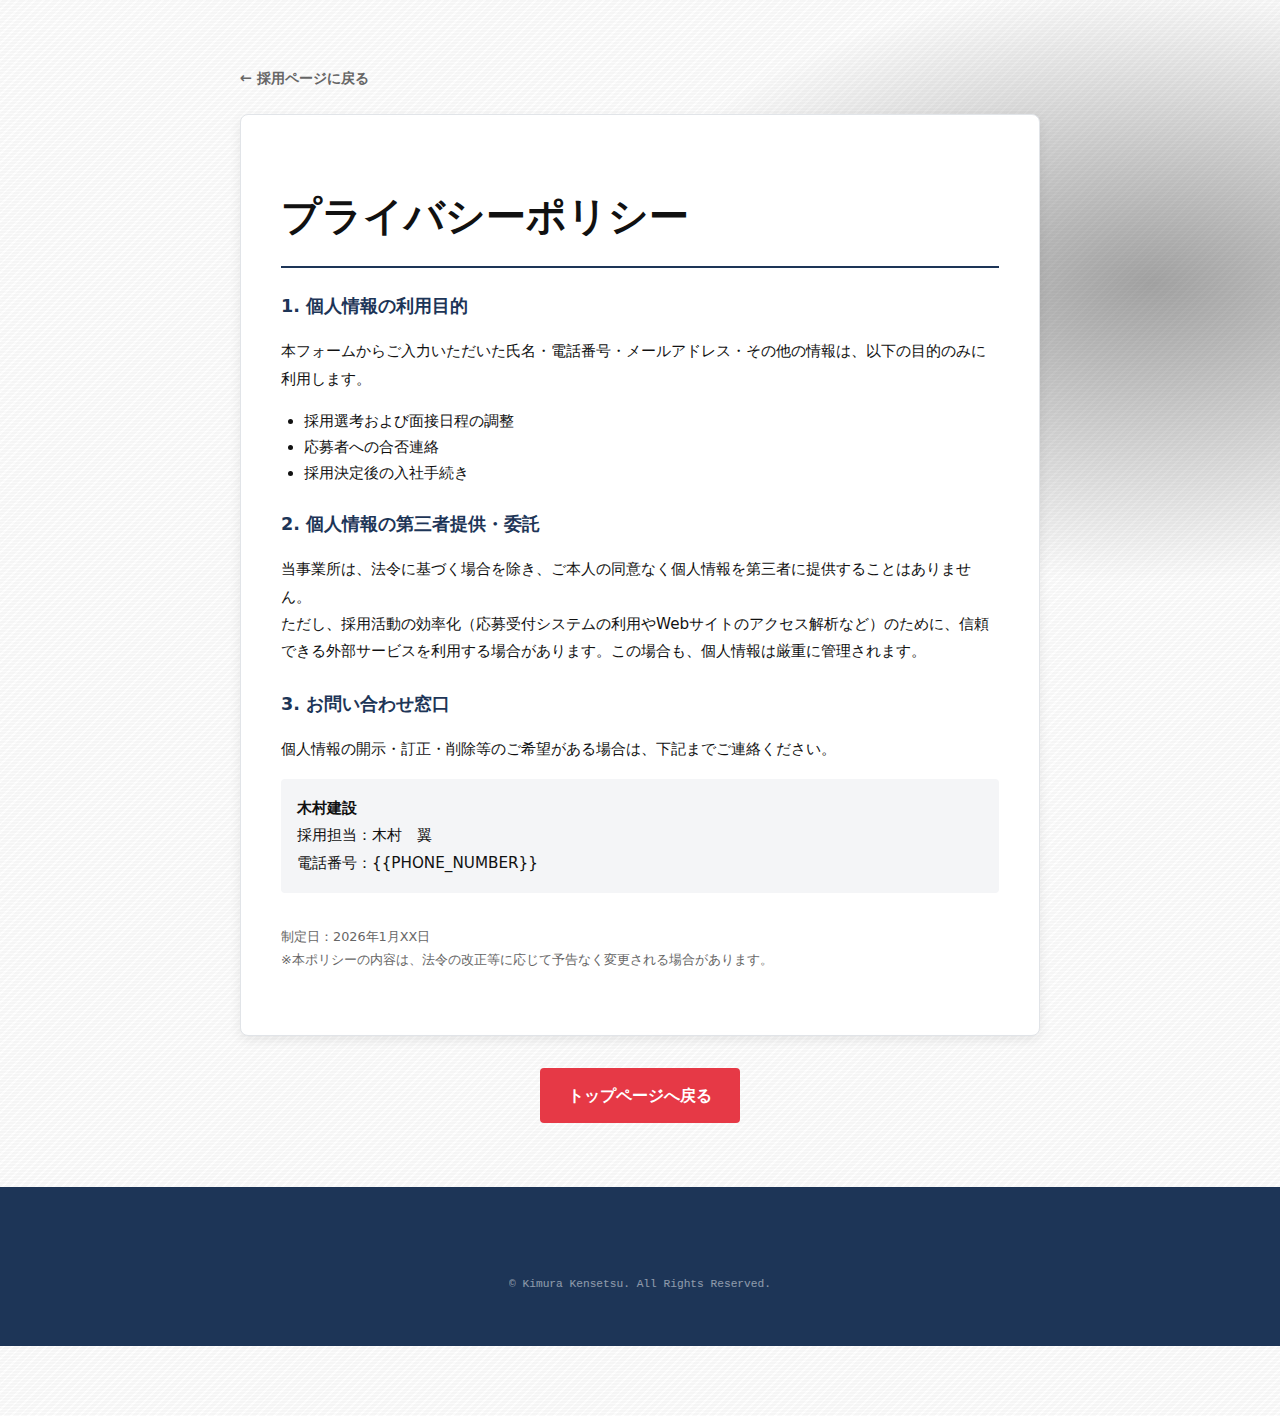
<file: privacy.base.html>
<!DOCTYPE html>
<html lang="ja">
<head>
  <meta charset="UTF-8">
  <meta name="viewport" content="width=device-width, initial-scale=1.0">
  <title>プライバシーポリシー｜木村建設</title>
  
  <link rel="stylesheet" href="reset.css">
  <link rel="stylesheet" href="tokens.css">
  <link rel="stylesheet" href="layout.css">

  <style>
    /* Privacyページ固有の微調整 */
    .privacy-body {
      background-color: var(--color-bg);
      min-height: 100vh;
      display: flex;
      flex-direction: column;
    }
    .privacy-main {
      flex: 1;
      padding-top: var(--space-xl);
      padding-bottom: var(--space-xl);
    }
    .privacy-paper {
      background: #fff;
      max-width: 800px;
      margin: 0 auto;
      padding: var(--space-lg);
      border-radius: var(--radius-lg);
      box-shadow: var(--shadow);
      border: 1px solid var(--color-surface-dark);
    }
    .privacy-title {
      font-size: var(--font-xl);
      font-weight: 900;
      margin-bottom: var(--space-md);
      padding-bottom: var(--space-sm);
      border-bottom: 2px solid var(--color-main);
    }
    .privacy-section {
      margin-bottom: var(--space-md);
    }
    .privacy-h3 {
      font-size: 1.1rem;
      font-weight: 700;
      margin-bottom: var(--space-sm);
      color: var(--color-main);
    }
    .privacy-text {
      font-size: 0.95rem;
      line-height: 1.8;
      margin-bottom: var(--space-sm);
      color: var(--color-text);
    }
    .privacy-list {
      list-style: disc;
      padding-left: 1.5em;
      margin-bottom: var(--space-sm);
      font-size: 0.95rem;
    }
    .privacy-back-btn {
      display: inline-flex;
      align-items: center;
      margin-bottom: var(--space-md);
      color: var(--color-muted);
      font-weight: 700;
      font-size: 0.9rem;
      transition: color 0.2s;
    }
    .privacy-back-btn:hover {
      color: var(--color-main);
      text-decoration: underline;
    }
  </style>
</head>
<body class="privacy-body">

  <main class="container privacy-main">
    
    <a href="index.html" class="privacy-back-btn">← 採用ページに戻る</a>

    <article class="privacy-paper">
      <h1 class="privacy-title">プライバシーポリシー</h1>

      <div class="privacy-content">
        <section class="privacy-section">
          <h3 class="privacy-h3">1. 個人情報の利用目的</h3>
          <p class="privacy-text">
            本フォームからご入力いただいた氏名・電話番号・メールアドレス・その他の情報は、以下の目的のみに利用します。
          </p>
          <ul class="privacy-list">
            <li>採用選考および面接日程の調整</li>
            <li>応募者への合否連絡</li>
            <li>採用決定後の入社手続き</li>
          </ul>
        </section>

        <section class="privacy-section">
          <h3 class="privacy-h3">2. 個人情報の第三者提供・委託</h3>
          <p class="privacy-text">
            当事業所は、法令に基づく場合を除き、ご本人の同意なく個人情報を第三者に提供することはありません。<br>
            ただし、採用活動の効率化（応募受付システムの利用やWebサイトのアクセス解析など）のために、信頼できる外部サービスを利用する場合があります。この場合も、個人情報は厳重に管理されます。
          </p>
        </section>

        <section class="privacy-section">
          <h3 class="privacy-h3">3. お問い合わせ窓口</h3>
          <p class="privacy-text">
            個人情報の開示・訂正・削除等のご希望がある場合は、下記までご連絡ください。
          </p>
          <div style="background: var(--color-surface); padding: 16px; border-radius: 4px;">
            <p class="privacy-text" style="margin:0;">
              <strong>木村建設</strong><br>
              採用担当：木村　翼<br>
              電話番号：{{PHONE_NUMBER}}
            </p>
          </div>
        </section>

        <section class="privacy-section">
          <p class="privacy-text" style="font-size: 0.8rem; color: var(--color-muted); margin-top: 32px;">
            制定日：2026年1月XX日<br>
            ※本ポリシーの内容は、法令の改正等に応じて予告なく変更される場合があります。
          </p>
        </section>
      </div>
    </article>

    <div style="text-align: center; margin-top: 32px;">
      <a href="index.html" class="btn btn--sub" style="max-width: 200px;">トップページへ戻る</a>
    </div>

  </main>

  <footer class="footer">
    <div class="container footer__inner">
      <p class="footer__copyright">© Kimura Kensetsu. All Rights Reserved.</p>
    </div>
  </footer>

</body>
</html>
</file>
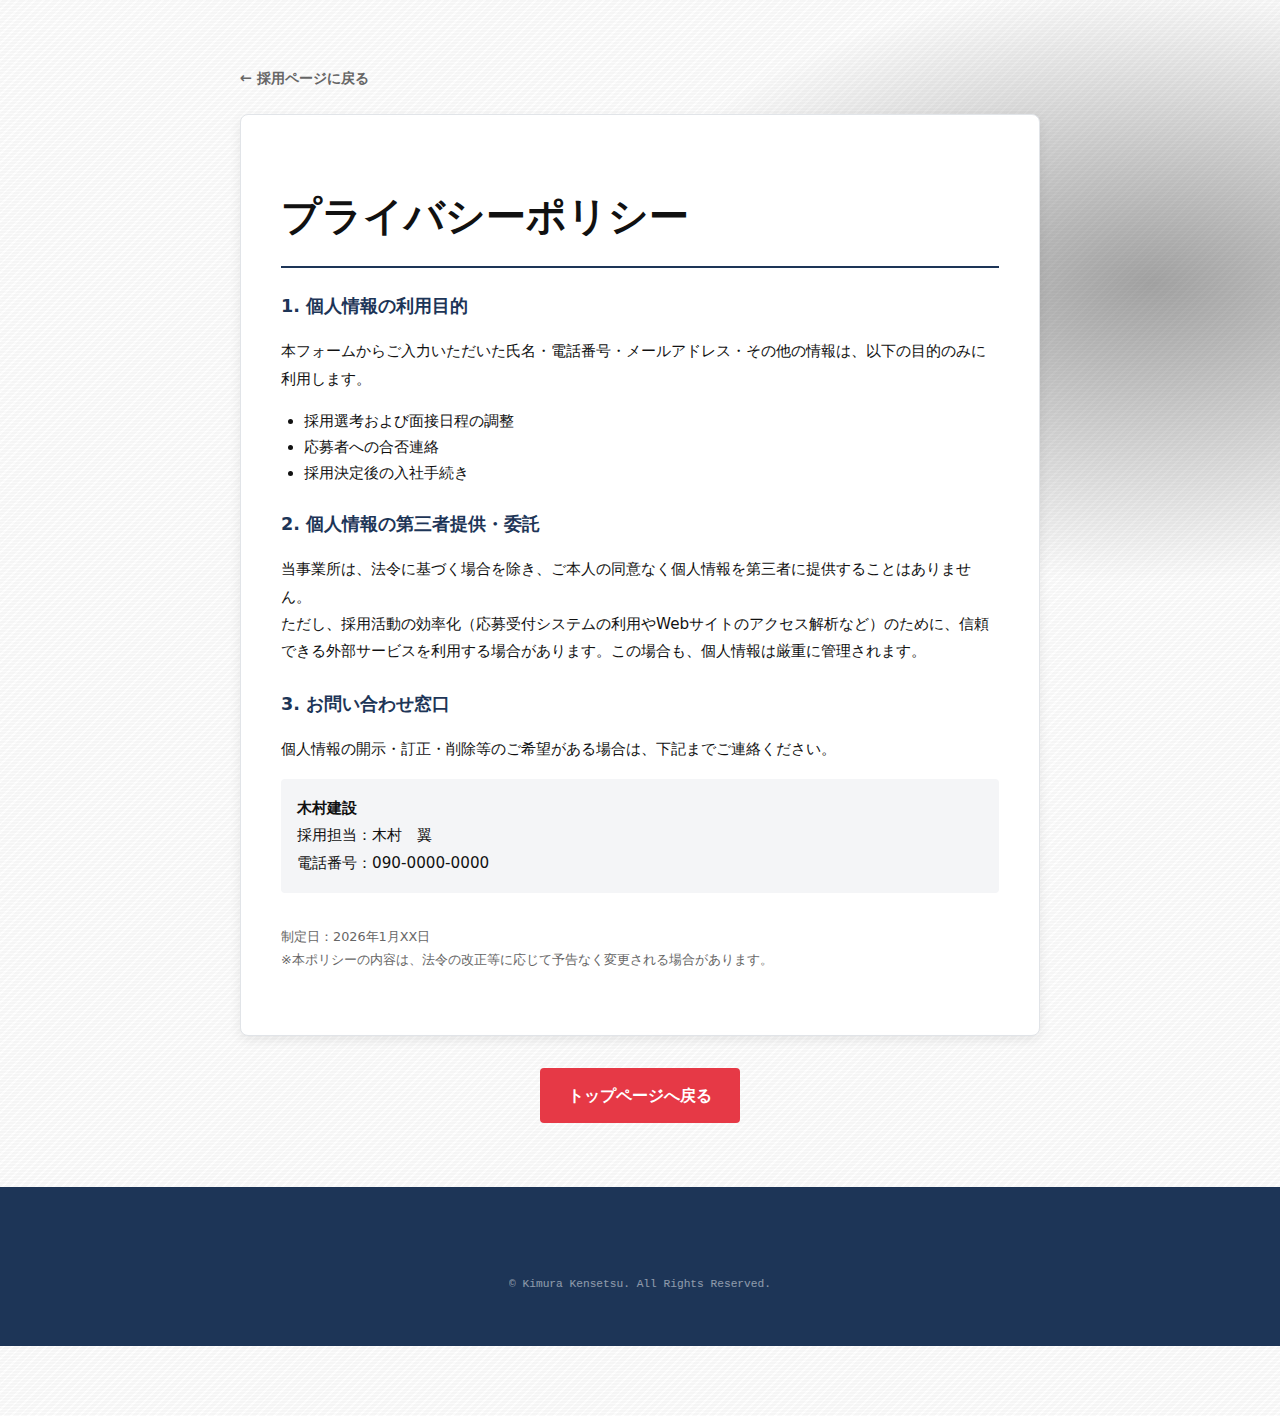
<file: privacy.html>
<!DOCTYPE html>
<html lang="ja">
<head>
  <meta charset="UTF-8">
  <meta name="viewport" content="width=device-width, initial-scale=1.0">
  <title>プライバシーポリシー｜木村建設</title>
  
  <link rel="stylesheet" href="reset.css">
  <link rel="stylesheet" href="tokens.css">
  <link rel="stylesheet" href="layout.css">

  <style>
    /* Privacyページ固有の微調整 */
    .privacy-body {
      background-color: var(--color-bg);
      min-height: 100vh;
      display: flex;
      flex-direction: column;
    }
    .privacy-main {
      flex: 1;
      padding-top: var(--space-xl);
      padding-bottom: var(--space-xl);
    }
    .privacy-paper {
      background: #fff;
      max-width: 800px;
      margin: 0 auto;
      padding: var(--space-lg);
      border-radius: var(--radius-lg);
      box-shadow: var(--shadow);
      border: 1px solid var(--color-surface-dark);
    }
    .privacy-title {
      font-size: var(--font-xl);
      font-weight: 900;
      margin-bottom: var(--space-md);
      padding-bottom: var(--space-sm);
      border-bottom: 2px solid var(--color-main);
    }
    .privacy-section {
      margin-bottom: var(--space-md);
    }
    .privacy-h3 {
      font-size: 1.1rem;
      font-weight: 700;
      margin-bottom: var(--space-sm);
      color: var(--color-main);
    }
    .privacy-text {
      font-size: 0.95rem;
      line-height: 1.8;
      margin-bottom: var(--space-sm);
      color: var(--color-text);
    }
    .privacy-list {
      list-style: disc;
      padding-left: 1.5em;
      margin-bottom: var(--space-sm);
      font-size: 0.95rem;
    }
    .privacy-back-btn {
      display: inline-flex;
      align-items: center;
      margin-bottom: var(--space-md);
      color: var(--color-muted);
      font-weight: 700;
      font-size: 0.9rem;
      transition: color 0.2s;
    }
    .privacy-back-btn:hover {
      color: var(--color-main);
      text-decoration: underline;
    }
  </style>
</head>
<body class="privacy-body">

  <main class="container privacy-main">
    
    <a href="index.html" class="privacy-back-btn">← 採用ページに戻る</a>

    <article class="privacy-paper">
      <h1 class="privacy-title">プライバシーポリシー</h1>

      <div class="privacy-content">
        <section class="privacy-section">
          <h3 class="privacy-h3">1. 個人情報の利用目的</h3>
          <p class="privacy-text">
            本フォームからご入力いただいた氏名・電話番号・メールアドレス・その他の情報は、以下の目的のみに利用します。
          </p>
          <ul class="privacy-list">
            <li>採用選考および面接日程の調整</li>
            <li>応募者への合否連絡</li>
            <li>採用決定後の入社手続き</li>
          </ul>
        </section>

        <section class="privacy-section">
          <h3 class="privacy-h3">2. 個人情報の第三者提供・委託</h3>
          <p class="privacy-text">
            当事業所は、法令に基づく場合を除き、ご本人の同意なく個人情報を第三者に提供することはありません。<br>
            ただし、採用活動の効率化（応募受付システムの利用やWebサイトのアクセス解析など）のために、信頼できる外部サービスを利用する場合があります。この場合も、個人情報は厳重に管理されます。
          </p>
        </section>

        <section class="privacy-section">
          <h3 class="privacy-h3">3. お問い合わせ窓口</h3>
          <p class="privacy-text">
            個人情報の開示・訂正・削除等のご希望がある場合は、下記までご連絡ください。
          </p>
          <div style="background: var(--color-surface); padding: 16px; border-radius: 4px;">
            <p class="privacy-text" style="margin:0;">
              <strong>木村建設</strong><br>
              採用担当：木村　翼<br>
              電話番号：090-0000-0000
            </p>
          </div>
        </section>

        <section class="privacy-section">
          <p class="privacy-text" style="font-size: 0.8rem; color: var(--color-muted); margin-top: 32px;">
            制定日：2026年1月XX日<br>
            ※本ポリシーの内容は、法令の改正等に応じて予告なく変更される場合があります。
          </p>
        </section>
      </div>
    </article>

    <div style="text-align: center; margin-top: 32px;">
      <a href="index.html" class="btn btn--sub" style="max-width: 200px;">トップページへ戻る</a>
    </div>

  </main>

  <footer class="footer">
    <div class="container footer__inner">
      <p class="footer__copyright">© Kimura Kensetsu. All Rights Reserved.</p>
    </div>
  </footer>

</body>
</html>
</file>
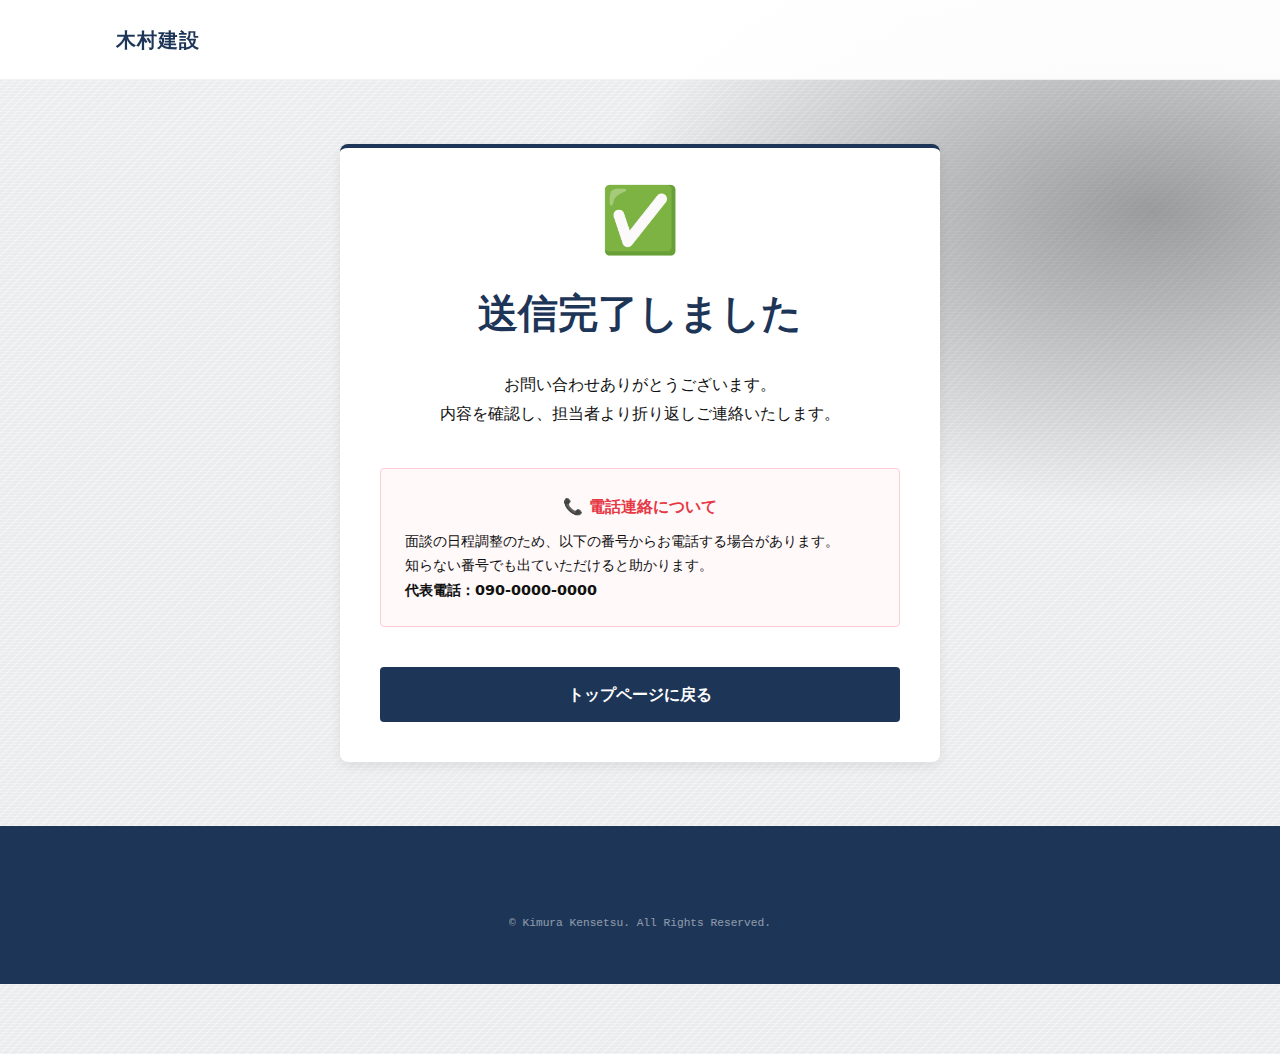
<file: thanks.html>
<!DOCTYPE html>
<html lang="ja">
<head>
  <meta charset="UTF-8">
  <meta name="viewport" content="width=device-width, initial-scale=1.0">
  <title>送信完了｜木村建設</title>
  
  <link rel="stylesheet" href="reset.css">
  <link rel="stylesheet" href="tokens.css">
  <link rel="stylesheet" href="layout.css">

  <script async src="https://www.googletagmanager.com/gtag/js?id=G-05L04BRKQ8"></script>
  <script>
    window.dataLayer = window.dataLayer || [];
    function gtag(){dataLayer.push(arguments);}
    gtag('js', new Date());
    gtag('config', 'G-05L04BRKQ8');
  </script>

  <style>
    /* Thanksページ専用スタイル（layout.cssを汚さないためここに記述） */
    .thanks-body {
      background-color: var(--color-surface);
      min-height: 100vh;
      display: flex;
      flex-direction: column;
    }
    .thanks-main {
      flex: 1;
      display: flex;
      align-items: center;
      justify-content: center;
      padding: var(--space-xl) var(--space-sm);
    }
    .thanks-card {
      background: #fff;
      padding: var(--space-lg);
      border-radius: var(--radius-lg);
      box-shadow: var(--shadow);
      text-align: center;
      max-width: 600px;
      width: 100%;
      border-top: 4px solid var(--color-main);
    }
    .thanks-icon {
      font-size: 4rem;
      margin-bottom: var(--space-md);
      display: block;
      line-height: 1;
    }
    .thanks-title {
      font-size: var(--font-xl);
      font-weight: 900;
      margin-bottom: var(--space-md);
      color: var(--color-main);
    }
    .thanks-text {
      font-size: var(--font-base);
      color: var(--color-text);
      line-height: 1.8;
      margin-bottom: var(--space-lg);
    }
    .thanks-alert {
      background: #fff9fa;
      border: 1px solid #ffccd5;
      padding: var(--space-md);
      border-radius: var(--radius);
      margin-bottom: var(--space-lg);
      text-align: left;
    }
    .thanks-alert-title {
      font-weight: bold;
      color: var(--color-accent);
      margin-bottom: 8px;
      display: block;
      text-align: center;
    }
    .thanks-alert-text {
      font-size: 0.9rem;
      color: var(--color-text);
      margin: 0;
    }
  </style>
</head>
<body class="thanks-body" data-page-id="Kimura_Kensetsu">

  <header class="header">
    <div class="container header__inner">
      <a href="index.html" class="header__logo">木村建設</a>
    </div>
  </header>

  <main class="thanks-main">
    <div class="thanks-card">
      <span class="thanks-icon">✅</span>
      <h1 class="thanks-title">送信完了しました</h1>
      
      <p class="thanks-text">
        お問い合わせありがとうございます。<br>
        内容を確認し、担当者より折り返しご連絡いたします。
      </p>

      <div class="thanks-alert">
        <span class="thanks-alert-title">📞 電話連絡について</span>
        <p class="thanks-alert-text">
          面談の日程調整のため、以下の番号からお電話する場合があります。<br>
          知らない番号でも出ていただけると助かります。<br>
          <strong>代表電話：090-0000-0000</strong>
        </p>
      </div>

      <a href="index.html" class="btn btn--main" data-event="thanks_back_top">
        トップページに戻る
      </a>
    </div>
  </main>

  <footer class="footer">
    <div class="container footer__inner">
      <p class="footer__copyright">© Kimura Kensetsu. All Rights Reserved.</p>
    </div>
  </footer>

 <script>
  (function () {
    function fireSubmitSuccess() {
      // gtagが無い/ブロックされてる環境は何もしない
      if (typeof gtag !== "function") return;

      // 二重発火ガード（リロード・戻る進む対策）
      const key = "ga4_submit_success_fired:" + location.pathname;
      if (sessionStorage.getItem(key) === "1") return;
      sessionStorage.setItem(key, "1");

      const pageId = document.body.getAttribute("data-page-id") || "";

      gtag("event", "submit_success", {
        event_category: "conversion",
        event_label: "form_submit",
        page_path: location.pathname,
        page_id: pageId
      });
    }

    if (document.readyState === "complete") {
      fireSubmitSuccess();
    } else {
      window.addEventListener("load", fireSubmitSuccess, { once: true });
    }
  })();
</script>



</body>
</html>
</file>
<file: tokens.css>
:root {
  /* Colors */
  --color-main: #1d3557;
  --color-accent: #e63946;
  --color-sub: #457b9d;
  --color-bg: #ffffff;
  --color-surface: #f4f5f7;
  --color-surface-dark: #e1e4e8;
  --color-text: #111111;
  --color-text-light: #ffffff;
  --color-muted: #666666;

  /* Typography */
  --font-hero: clamp(2.5rem, 8vw, 5rem);
  --font-xl: clamp(1.75rem, 4vw, 2.5rem);
  --font-lg: clamp(1.125rem, 2vw, 1.5rem);
  --font-base: clamp(15px, 1.5vw, 16px);
  --font-sm: 13px;

  /* Spacing */
  --space-xs: 8px;
  --space-sm: 16px;
  --space-md: 24px;
  --space-lg: 40px;
  --space-xl: 64px;
  --space-section: clamp(60px, 10vw, 100px);

  /* UI Elements */
  --radius: 4px;
  --radius-lg: 8px;
  --shadow: 0 4px 12px rgba(0, 0, 0, 0.08);
  --shadow-hover: 0 8px 24px rgba(0, 0, 0, 0.12);
  --container: 1080px;
  --container-narrow: 800px;

  /* Z-Index */
  --z-back: -1;
  --z-base: 1;
  --z-header: 100;
  --z-modal: 1000;
  --z-toast: 9999;
}
</file>
<file: layout.css>
/* ===== Layout base ===== */
body {
  font-family: system-ui, -apple-system, "Noto Sans JP", sans-serif;
  background-color: var(--color-bg);
  background-image:
    radial-gradient(1200px 600px at 10% 0%, rgba(255,255,255,0.06), transparent 55%),
    radial-gradient(900px 500px at 90% 20%, rgba(0,0,0,0.35), transparent 60%),
    radial-gradient(1000px 700px at 30% 80%, rgba(255,255,255,0.04), transparent 60%),
    repeating-linear-gradient(135deg, rgba(255,255,255,0.025) 0 2px, rgba(0,0,0,0.02) 2px 6px),
    repeating-linear-gradient(0deg, rgba(255,255,255,0.02) 0 1px, rgba(0,0,0,0.02) 1px 3px);
  color: var(--color-text);
  font-size: var(--font-base);
  line-height: 1.7;
  padding-bottom: 70px;
}
@media (max-width: 767px) { body { padding-bottom: 80px; } }

.container { max-width: var(--container); margin-inline: auto; padding-inline: var(--space-sm); }
.module-wrapper { padding-block: var(--space-section); }

/* Buttons */
.btn { display: inline-block; padding: 14px 24px; border-radius: var(--radius); font-weight: bold; text-align: center; width: 100%; }
.btn--main { background: var(--color-main); color: #fff; }
.btn--sub { background: var(--color-accent); color: #fff; }

/* ===== Header (FIXED) ===== */
.header {
  background: rgba(255, 255, 255, 0.95);
  /* backdrop-filter: blur(10px); ←これを削除しました（バグの原因） */
  border-bottom: 1px solid rgba(0,0,0,0.05);
  position: sticky;
  top: 0;
  z-index: 1000;
  height: 64px;
  display: flex;
  align-items: center;
}

.header__inner { display: flex; justify-content: space-between; align-items: center; width: 100%; }
.header__logo { font-size: 1.25rem; font-weight: 900; color: var(--color-main); text-decoration: none; letter-spacing: 0.05em; position: relative; z-index: 1002; }

.header__toggle {
  display: flex; flex-direction: column; justify-content: space-between; width: 32px; height: 24px;
  background: none; border: none; cursor: pointer; z-index: 1002; padding: 0;
}
.header__toggle-line { display: block; width: 100%; height: 3px; background: var(--color-text); border-radius: 3px; transition: all 0.3s ease; }
.header__toggle[aria-expanded="true"] .header__toggle-line:nth-child(1) { transform: translateY(10.5px) rotate(45deg); }
.header__toggle[aria-expanded="true"] .header__toggle-line:nth-child(2) { opacity: 0; }
.header__toggle[aria-expanded="true"] .header__toggle-line:nth-child(3) { transform: translateY(-10.5px) rotate(-45deg); }

.header__nav {
  position: fixed; inset: 0; background: #fff; display: flex; flex-direction: column; justify-content: center;
  align-items: center; opacity: 0; visibility: hidden; transition: opacity 0.3s, visibility 0.3s; z-index: 1001;
}
.header__nav.is-open { opacity: 1; visibility: visible; }

.nav__list { list-style: none; padding: 0; margin: 0; text-align: center; }
.nav__item { margin-bottom: var(--space-md); }
.nav__link { font-size: 1.2rem; font-weight: 700; color: var(--color-text); text-decoration: none; }
.header__cta-wrapper { display: none; }

@media (min-width: 960px) {
  .header { height: 80px; }
  .header__toggle { display: none; }
  .header__nav {
    position: static; opacity: 1; visibility: visible; flex-direction: row;
    background: transparent; justify-content: flex-end; gap: 32px; height: auto;
  }
  .nav__list { display: flex; gap: 24px; align-items: center; }
  .nav__item { margin: 0; }
  .nav__link { font-size: 0.95rem; position: relative; }
  .nav__link::after { content: ""; position: absolute; bottom: -4px; left: 0; width: 0%; height: 2px; background: var(--color-accent); transition: width 0.2s; }
  .nav__link:hover::after { width: 100%; }
  .header__cta-wrapper { display: block; }
  .header__cta-btn {
    display: inline-block; background: var(--color-accent); color: #fff; padding: 10px 24px;
    border-radius: 99px; text-decoration: none; font-weight: 700; font-size: 0.9rem; transition: transform 0.2s;
  }
  .header__cta-btn:hover { transform: translateY(-2px); box-shadow: 0 4px 10px rgba(230, 57, 70, 0.3); }
}

/* Hero */
/* ===== Hero (Cinematic Impact) ===== */
.hero {
  position: relative;
  width: 100%;
  height: 100dvh; /* スマホのアドレスバー考慮 */
  min-height: 600px;
  display: flex;
  align-items: center;
  justify-content: center;
  overflow: hidden;
  color: #fff;
  text-align: center; /* PCは左寄せにするなら left */
  z-index: 1;
  background-color: #000; /* 画像ロード前のチラつき防止 */
}

/* 背景画像設定 */
.hero__bg {
  position: absolute;
  inset: 0;
  z-index: -1;
  
  /* 画像設定 */
  background-image: url('images/hero-bg.jpg'); 
  background-position: center;
  background-size: cover;
  background-repeat: no-repeat;

  /* ★衝撃ポイント1：ゆっくりズームアウト */
  /* 最初1.2倍の大きさから、10秒かけて等倍に戻る */
  transform: scale(1.2);
  animation: heroZoom 10s cubic-bezier(0.25, 1, 0.5, 1) forwards;
}

/* 暗幕フィルター（文字を読ませる） */
.hero__bg::after {
  content: "";
  position: absolute;
  inset: 0;
  background: rgba(0, 0, 0, 0.5); /* 写真の明るさに応じて調整 */
  backdrop-filter: blur(2px); /* ほんの少しボカすと文字が浮き出る */
}

.hero__inner {
  position: relative;
  z-index: 2;
  width: 100%;
  padding: 0 var(--space-md);
  max-width: 1200px; /* コンテナ幅制限 */
}

/* タイトルエリア */
.hero__title {
  margin: 0;
  color: #fff;
  line-height: 1.2;
  font-weight: 900;
  letter-spacing: 0.05em;
  text-shadow: 0 10px 30px rgba(0,0,0,0.5); /* 強い影で浮遊感 */
  font-family: 'Times New Roman', Times, serif;
}

/* ★衝撃ポイント2：一行ずつ湧き上がる */
.hero__line {
  display: block; /* 改行させる */
  font-size: clamp(2.8rem, 9vw, 5.5rem); /* 超巨大フォント */
  
  /* 初期状態（隠す） */
  opacity: 0;
  transform: translateY(60px) skewY(4deg); /* 下から、少し斜めに */
  
  /* アニメーション適用 */
  animation: heroTextReveal 1.2s cubic-bezier(0.22, 1, 0.36, 1) forwards;
}

/* 順番に表示（遅延設定） */
.hero__line--1 { animation-delay: 0.3s; }
.hero__line--2 { animation-delay: 0.5s; }
.hero__line--3 { animation-delay: 0.7s; color: #fff; /* 最後だけ赤にする？お好みで */ }

/* スマホ調整 */
@media (max-width: 767px) {
  .hero__title {
    text-align: left; /* スマホは左寄せの方が読みやすい場合が多い */
  }
  .hero__line {
    font-size: clamp(2.5rem, 11vw, 4rem);
    line-height: 1.3;
  }
}

/* スクロール誘導 */
.hero__scroll {
  position: absolute;
  bottom: 30px;
  left: 50%;
  transform: translateX(-50%);
  z-index: 2;
  display: flex;
  flex-direction: column;
  align-items: center;
  gap: 10px;
  opacity: 0;
  animation: fadeIn 1s ease 2s forwards; /* 2秒後にふわっと表示 */
}

.hero__scroll-text {
  font-size: 0.75rem;
  font-weight: 700;
  letter-spacing: 0.2em;
  margin: 0;
  text-shadow: 0 2px 4px rgba(0,0,0,0.8);
  font-family: 'Helvetica', sans-serif;
  opacity: 0.8;
}

.hero__scroll-arrow {
  width: 1px;
  height: 50px;
  background: rgba(255, 255, 255, 0.3);
  position: relative;
  overflow: hidden;
}

.hero__scroll-arrow::after {
  content: "";
  position: absolute;
  top: 0;
  left: 0;
  width: 100%;
  height: 50%;
  background: #fff;
  animation: scrollDown 1.5s cubic-bezier(0.77, 0, 0.175, 1) infinite;
}

/* --- Animations --- */

/* 背景ズーム */
@keyframes heroZoom {
  0% { transform: scale(1.2); }
  100% { transform: scale(1.0); }
}

/* テキスト出現 */
@keyframes heroTextReveal {
  0% {
    opacity: 0;
    transform: translateY(60px) skewY(4deg);
    filter: blur(10px); /* 最初はボケている */
  }
  100% {
    opacity: 1;
    transform: translateY(0) skewY(0);
    filter: blur(0);
  }
}

@keyframes fadeIn {
  to { opacity: 1; }
}

@keyframes scrollDown {
  0% { transform: translateY(-100%); }
  100% { transform: translateY(200%); }
}

/* Works */
.works__header { display: flex; justify-content: space-between; align-items: baseline; margin-bottom: var(--space-xs); padding: 0 var(--space-xs); }
.works__scroll-hint { font-size: 0.75rem; font-weight: bold; color: var(--color-accent); letter-spacing: 0.1em; animation: pulse 2s infinite; }
@keyframes pulse { 0%, 100% { opacity: 1; } 50% { opacity: 0.5; } }
.works-slider {
  display: flex; overflow-x: auto; gap: var(--space-sm); padding-bottom: var(--space-md);
  scroll-snap-type: x mandatory; -webkit-overflow-scrolling: touch; scrollbar-width: none;
}
.works-slider::-webkit-scrollbar { display: none; }
.work-item {
  flex: 0 0 80%; scroll-snap-align: center; position: relative; aspect-ratio: 4 / 3;
  border-radius: var(--radius); overflow: hidden; background: var(--color-surface-dark);
}
.work-item img { width: 100%; height: 100%; object-fit: cover; transition: transform 0.3s ease; }
.work-item__overlay {
  position: absolute; inset: 0; background: linear-gradient(to top, rgba(0,0,0,0.8) 0%, transparent 40%);
  display: flex; align-items: flex-end; padding: var(--space-sm);
}
.work-item__title { color: #fff; font-size: var(--font-lg); font-weight: bold; margin: 0; text-shadow: 0 2px 4px rgba(0,0,0,0.5); }
@media (min-width: 768px) {
  .work-item { flex: 0 0 350px; }
  .work-item:hover img { transform: scale(1.05); }
}

/* Story */
#story { background-color: var(--color-surface); position: relative; overflow: hidden; }
.story__layout { display: grid; gap: var(--space-md); }
.story__visual { position: relative; z-index: 1; }
.story__img-wrapper { margin: 0; border-radius: var(--radius-lg); overflow: hidden; box-shadow: var(--shadow-hover); aspect-ratio: 3 / 4; }
.story__img-wrapper img { width: 100%; height: 100%; object-fit: cover; transition: transform 0.6s ease; }
.story__badge {
  position: absolute; bottom: -20px; right: -10px; background: var(--color-main); color: #fff;
  padding: 16px 24px; border-radius: 2px; display: flex; flex-direction: column; align-items: center; box-shadow: var(--shadow); z-index: 2;
}
.story__badge-year { font-size: 0.8rem; font-weight: 700; opacity: 0.8; }
.story__badge-label { font-size: 1rem; font-weight: 900; letter-spacing: 0.1em; }
.story__content { z-index: 2; padding: var(--space-md) 0; }
.story__subtitle { display: block; font-size: 0.75rem; font-weight: 900; color: var(--color-sub); letter-spacing: 0.2em; margin-bottom: var(--space-xs); }
.story__title { font-size: var(--font-xl); line-height: 1.4; margin-bottom: var(--space-md); font-weight: 800; }
.u-text-main { color: var(--color-main); background: linear-gradient(transparent 70%, rgba(29, 53, 87, 0.1) 70%); }
.story__body { margin-bottom: var(--space-lg); }
.story__body p { margin-bottom: var(--space-sm); line-height: 1.8; font-size: var(--font-base); color: var(--color-text); }
.story__body strong { background: linear-gradient(transparent 60%, #ffe66d 60%); font-weight: 700; }
.story__footer { border-top: 1px solid rgba(0,0,0,0.1); padding-top: var(--space-sm); display: inline-block; width: 100%; }
.story__name { display: block; font-size: var(--font-lg); font-weight: 900; letter-spacing: 0.1em; }
.story__role { display: block; font-size: 0.85rem; color: var(--color-muted); margin-top: 4px; }
@media (min-width: 960px) {
  .story__layout { grid-template-columns: 5fr 6fr; align-items: center; gap: 0; }
  .story__visual { margin-right: -80px; }
  .story__img-wrapper { height: 500px; }
  .story__content { background: rgba(255, 255, 255, 0.95); padding: 60px; border-radius: 4px; box-shadow: var(--shadow); backdrop-filter: blur(10px); }
  .story__badge { right: 60px; }
}
@media (max-width: 767px) {
  .story__layout { gap: 40px; }
  .story__badge { padding: 10px 16px; font-size: 0.8em; }
}

/* Flow */
.flow-timeline { position: relative; padding-left: 30px; max-width: 800px; margin: 0 auto; }
.flow-timeline::before { content: ""; position: absolute; top: 15px; bottom: 0; left: 7px; width: 2px; background: #e1e4e8; z-index: 0; }
.flow-item { position: relative; margin-bottom: var(--space-lg); display: grid; grid-template-columns: 60px 1fr; gap: var(--space-md); align-items: start; }
.flow-item:last-child { margin-bottom: 0; }
.flow-item::after {
  content: ""; position: absolute; left: 0; top: 8px; width: 16px; height: 16px; background: var(--color-main);
  border: 4px solid #fff; border-radius: 50%; box-shadow: 0 2px 4px rgba(0,0,0,0.1); z-index: 1; transform: translateX(-22px);
}
.flow-item__time { font-weight: 700; color: var(--color-main); font-family: monospace; font-size: 1.1rem; padding-top: 2px; }
.flow-item__content { background: #fff; padding: var(--space-md); border-radius: var(--radius); box-shadow: var(--shadow); border-left: 4px solid var(--color-main); }
.flow-item__title { font-size: var(--font-lg); font-weight: bold; margin: 0 0 8px 0; }
.flow-item__desc { font-size: var(--font-base); color: var(--color-muted); line-height: 1.6; margin: 0; }
.flow-item--break .flow-item__content { background: #f0f9ff; border-left-color: var(--color-sub); box-shadow: none; border: 1px solid #e1e8ed; }
.flow-item--break::after { background: #fff; border-color: var(--color-sub); border-width: 3px; }
.flow-item--break .flow-item__time { color: var(--color-muted); font-weight: normal; }
.flow-item--finish .flow-item__content { background: #fff5f5; border-left-color: var(--color-accent); }
.flow-item--finish::after { background: var(--color-accent); }
.flow-tag { display: inline-block; font-size: 11px; background: #fff; color: var(--color-muted); padding: 2px 8px; border-radius: 99px; margin-bottom: 8px; border: 1px solid #ccc; font-weight: bold; }
.flow-tag--accent { background: var(--color-accent); color: #fff; border-color: var(--color-accent); }
@media (max-width: 480px) {
  .flow-item { display: block; padding-left: 10px; }
  .flow-item__time { margin-bottom: 8px; display: inline-block; }
  .flow-item::after { top: 4px; transform: translateX(-24px); }
}

/* FAQ */
.faq-section { background-color: #fff; }
.faq__list { max-width: 800px; margin: 0 auto; display: flex; flex-direction: column; gap: var(--space-sm); }
.faq__item { border: 1px solid var(--color-surface-dark); border-radius: var(--radius); overflow: hidden; background: #fff; transition: box-shadow 0.3s ease; }
@media (hover: hover) { .faq__item:hover { box-shadow: 0 4px 12px rgba(0,0,0,0.05); } }
.faq__q { width: 100%; display: grid; grid-template-columns: 32px 1fr 24px; align-items: center; gap: 16px; padding: 20px; background: #fff; border: none; cursor: pointer; text-align: left; font-family: inherit; transition: background-color 0.2s; }
.faq__q:hover { background-color: var(--color-surface); }
.faq__icon-q { width: 32px; height: 32px; background: var(--color-main); color: #fff; border-radius: 50%; display: grid; place-items: center; font-weight: 700; font-family: sans-serif; font-size: 14px; }
.faq__q-text { font-weight: 700; color: var(--color-text); font-size: 1rem; line-height: 1.5; }
.faq__icon-toggle { position: relative; width: 16px; height: 16px; }
.faq__icon-toggle::before, .faq__icon-toggle::after { content: ""; position: absolute; top: 50%; left: 50%; background: var(--color-muted); transform: translate(-50%, -50%); transition: transform 0.3s ease; }
.faq__icon-toggle::before { width: 100%; height: 2px; }
.faq__icon-toggle::after { width: 2px; height: 100%; }
.faq__q[aria-expanded="true"] .faq__icon-toggle::after { transform: translate(-50%, -50%) rotate(90deg); }
.faq__q[aria-expanded="true"] { background-color: var(--color-surface); }
.faq__a { background: var(--color-surface); border-top: 1px solid rgba(0,0,0,0.05); }
.faq__a-inner { padding: 20px 20px 20px 68px; color: var(--color-text); line-height: 1.8; font-size: 0.95rem; }
.faq__a-inner strong { color: var(--color-accent); background: linear-gradient(transparent 70%, rgba(230, 57, 70, 0.1) 70%); }
@media (max-width: 480px) {
  .faq__q { grid-template-columns: 28px 1fr 20px; padding: 16px; gap: 12px; }
  .faq__a-inner { padding: 16px 16px 16px 56px; }
  .faq__q-text { font-size: 0.95rem; }
}

/* Access */
.access-section { background-color: #fff; }
.access__card { background: #fff; border-radius: var(--radius-lg); box-shadow: var(--shadow); overflow: hidden; border: 1px solid var(--color-surface-dark); }
@media (min-width: 768px) { .access__card { display: grid; grid-template-columns: 1fr 340px; } .access__map-wrapper { height: 100%; min-height: 400px; } }
.access__map-wrapper { width: 100%; background: var(--color-surface); }
@media (max-width: 767px) { .access__map-wrapper { height: 300px; } }
.access__map-wrapper iframe { width: 100%; height: 100%; display: block; }
.access__info { padding: var(--space-lg); display: flex; flex-direction: column; justify-content: center; }
.access__name { font-size: var(--font-lg); font-weight: 700; margin: 0 0 var(--space-md) 0; padding-bottom: var(--space-sm); border-bottom: 2px solid var(--color-main); }
.access__address-box { margin-bottom: var(--space-md); }
.access__label { font-size: 0.85rem; color: var(--color-muted); margin-bottom: 4px; }
.access__address { font-size: 1.1rem; font-weight: 700; line-height: 1.5; }
.access__details { margin-bottom: var(--space-lg); }
.access__row { display: flex; gap: 12px; margin-bottom: 8px; font-size: 0.95rem; }
.access__row dt { color: var(--color-main); font-weight: 700; min-width: 80px; }
.access__row dd { margin: 0; color: var(--color-text); }
.access__btn { display: flex; align-items: center; justify-content: center; gap: 8px; width: 100%; padding: 14px; background: #fff; color: var(--color-text); border: 1px solid var(--color-surface-dark); border-radius: var(--radius); text-decoration: none; font-weight: 700; font-size: 0.95rem; transition: all 0.2s; box-shadow: 0 2px 4px rgba(0,0,0,0.05); }
.access__btn:hover { background: var(--color-surface); transform: translateY(-2px); box-shadow: 0 4px 8px rgba(0,0,0,0.1); }
.access__btn-icon { font-size: 1.2rem; }
@media (max-width: 767px) { .access__info { padding: var(--space-md); } }

/* Contact */
.contact-section { background-color: var(--color-surface); padding-bottom: var(--space-xl); }
.contact__actions { display: grid; gap: var(--space-md); max-width: 600px; margin: 0 auto var(--space-lg); padding-left: 20px; padding-right: 20px;}
.contact-btn { display: flex; flex-direction: column; align-items: center; justify-content: center; padding: 20px; border-radius: var(--radius-lg); text-decoration: none; color: #fff; box-shadow: 0 4px 12px rgba(0,0,0,0.15); transition: transform 0.2s, box-shadow 0.2s; position: relative; overflow: hidden; }
.contact-btn:hover { transform: translateY(-2px); box-shadow: 0 8px 16px rgba(0,0,0,0.2); }
.contact-btn--tel { background: linear-gradient(135deg, var(--color-accent) 0%, #d62839 100%); }
.contact-btn--line { background: #06C755; }
.contact-btn__sub { font-size: 0.8rem; font-weight: bold; opacity: 0.9; margin-bottom: 4px; }
.contact-btn__main { font-size: 1.5rem; font-weight: 900; display: flex; align-items: center; gap: 8px; line-height: 1.2; }
.contact-btn__note { font-size: 0.85rem; margin-top: 4px; font-family: monospace; opacity: 0.9; }
@media (min-width: 768px) { .contact__actions { grid-template-columns: 1fr 1fr; padding-left: 20px; padding-right: 20px;} }
.contact__divider { text-align: center; margin: var(--space-lg) 0; position: relative; z-index: 1; }
.contact__divider span { background: var(--color-surface); padding: 0 16px; color: var(--color-muted); font-size: 0.9rem; font-weight: bold; }
.contact__divider::before { content: ""; position: absolute; top: 50%; left: 0; width: 100%; height: 1px; background: var(--color-surface-dark); z-index: -1; }
.contact__form-wrapper { max-width: 600px; margin: 0 auto; }
.form { background: #fff; padding: var(--space-lg); border-radius: var(--radius-lg); box-shadow: var(--shadow); }
.form__group { margin-bottom: var(--space-md); }
.form__label { display: flex; align-items: center; margin-bottom: 8px; font-weight: 700; font-size: 0.95rem; color: var(--color-text); }
.form__tag { font-size: 11px; padding: 2px 6px; border-radius: 4px; margin-left: 8px; color: #fff; }
.form__tag--req { background: var(--color-accent); }
.form__tag--opt { background: var(--color-muted); }
.form__input, .form__textarea { width: 100%; padding: 14px; border: 2px solid var(--color-surface-dark); border-radius: var(--radius); background: #fdfdfd; font-size: 16px; transition: border-color 0.3s, background-color 0.3s; appearance: none; }
.form__input:focus, .form__textarea:focus { outline: none; border-color: var(--color-main); background: #fff; }
.form__input--sm { max-width: 100px; }
.form__help { font-size: 0.8rem; color: var(--color-muted); margin-top: 6px; }
.form__privacy { margin: var(--space-lg) 0; text-align: center; }
.form__privacy-label { cursor: pointer; display: inline-flex; align-items: center; gap: 8px; font-size: 0.9rem; }
.form__checkbox { width: 18px; height: 18px; cursor: pointer; accent-color: var(--color-main); }
.form__privacy a { color: var(--color-main); text-decoration: underline; }
.form__submit { text-align: center; }
.btn-submit { display: inline-flex; align-items: center; justify-content: center; width: 100%; max-width: 320px; padding: 18px; background: var(--color-main); color: #fff; border: none; border-radius: 99px; font-size: 1.1rem; font-weight: 900; cursor: pointer; box-shadow: 0 4px 12px rgba(29, 53, 87, 0.3); transition: transform 0.2s, box-shadow 0.2s; }
.btn-submit:hover { transform: translateY(-2px); box-shadow: 0 8px 20px rgba(29, 53, 87, 0.4); background: #162a45; }
.btn-submit__arrow { margin-left: 12px; font-weight: bold; transition: transform 0.2s; }
.btn-submit:hover .btn-submit__arrow { transform: translateX(4px); }
@media (max-width: 480px) { .form { padding: var(--space-md); } }

/* ===== Floating CTA (SP only) - Scroll Trigger Ver. ===== */
.floating-cta {
  position: fixed;
  bottom: 0;
  left: 0;
  width: 100%;
  z-index: 1000;
  pointer-events: none;
  
  padding-bottom: env(safe-area-inset-bottom);
  background: rgba(255, 255, 255, 0.9);
  border-top: 1px solid rgba(0,0,0,0.1);
  box-shadow: 0 -4px 10px rgba(0,0,0,0.05);
  
  /* ★修正点：初期状態は下に隠す */
  transform: translateY(120%);
  transition: transform 0.4s cubic-bezier(0.25, 1, 0.5, 1); /* 気持ちいい動きに調整 */
}

/* ★追加：JSでこのクラスがついたら表示 */
.floating-cta.is-active {
  transform: translateY(0);
}

.floating-cta__inner {
  display: grid;
  grid-template-columns: 1fr 1.5fr;
  gap: var(--space-xs);
  padding: 10px var(--space-sm);
  pointer-events: auto;
}

/* ボタンのスタイルはそのまま */
.floating-cta__btn {
  display: flex;
  align-items: center;
  justify-content: center;
  text-decoration: none;
  border-radius: var(--radius);
  height: 56px;
  box-shadow: 0 2px 5px rgba(0,0,0,0.2);
  transition: opacity 0.2s;
}

.floating-cta__btn:active {
  opacity: 0.8;
  transform: scale(0.98);
}

.floating-cta__btn--tel {
  background: #fff;
  border: 2px solid var(--color-surface-dark);
  color: var(--color-text);
  flex-direction: column;
  gap: 2px;
}

.floating-cta__btn--tel .floating-cta__icon {
  font-size: 1.2rem;
  line-height: 1;
}

.floating-cta__btn--tel .floating-cta__text {
  font-size: 0.7rem;
  font-weight: bold;
}

.floating-cta__btn--primary {
  background: var(--color-accent);
  color: #fff;
  gap: 8px;
}

.floating-cta__btn--primary .floating-cta__icon {
  font-size: 1.4rem;
}

.floating-cta__text-group {
  display: flex;
  flex-direction: column;
  align-items: flex-start;
  line-height: 1.1;
}

.floating-cta__sub {
  font-size: 0.6rem;
  opacity: 0.9;
}

.floating-cta__main {
  font-size: 1.1rem;
  font-weight: 900;
  letter-spacing: 0.05em;
}

/* PCでは非表示 */
@media (min-width: 768px) {
  .floating-cta {
    display: none;
  }
}

/* Footer */
.footer { background: var(--color-main); color: #fff; padding: var(--space-xl) 0 var(--space-lg); margin-top: 0; text-align: center; }
.footer__inner { display: flex; flex-direction: column; gap: var(--space-md); align-items: center; }
.footer__logo { font-size: 1.5rem; font-weight: 900; margin: 0; letter-spacing: 0.1em; }
.footer__desc { font-size: 0.8rem; opacity: 0.7; margin: 4px 0 0; }
.footer__info { font-size: 0.9rem; line-height: 1.6; }
.footer__info a { color: #fff; text-decoration: none; font-weight: bold; }
.footer__links { margin-top: var(--space-sm); }
.footer__link { color: rgba(255,255,255,0.7); font-size: 0.8rem; text-decoration: none; }
.footer__link:hover { text-decoration: underline; color: #fff; }
.footer__copyright { margin-top: var(--space-md); font-size: 0.7rem; opacity: 0.5; font-family: monospace; }

/* layout.css の末尾に追加 */

/* ==============================
   Animation Utilities
   ============================== */

/* フェードインの初期状態（隠す） */
.js-fade {
  opacity: 0;
  transform: translateY(30px);
  transition: opacity 0.8s cubic-bezier(0.25, 1, 0.5, 1), transform 0.8s cubic-bezier(0.25, 1, 0.5, 1);
  will-change: opacity, transform; /* パフォーマンス最適化 */
}

/* 表示状態（現れる） */
.js-fade.is-visible {
  opacity: 1;
  transform: translateY(0);
}

/* 遅延表示（順番に出したい時用） */
.js-delay-100 { transition-delay: 0.1s; }
.js-delay-200 { transition-delay: 0.2s; }
.js-delay-300 { transition-delay: 0.3s; }

/* ヒーローエリア専用：最初からアニメーションさせる */
.hero__title {
  /* 既存のスタイルに上書き、または既存のアニメーション定義があればそれを優先 */
  /* layout.cssに既に animation: fadeUp... がある場合はそのままでOKですが、
     もし動きがなければ以下を適用 */
  animation: heroTextUp 1.5s cubic-bezier(0.22, 1, 0.36, 1) forwards;
  opacity: 0;
  transform: translateY(40px);
}

@keyframes heroTextUp {
  to { opacity: 1; transform: translateY(0); }
}
</file>
